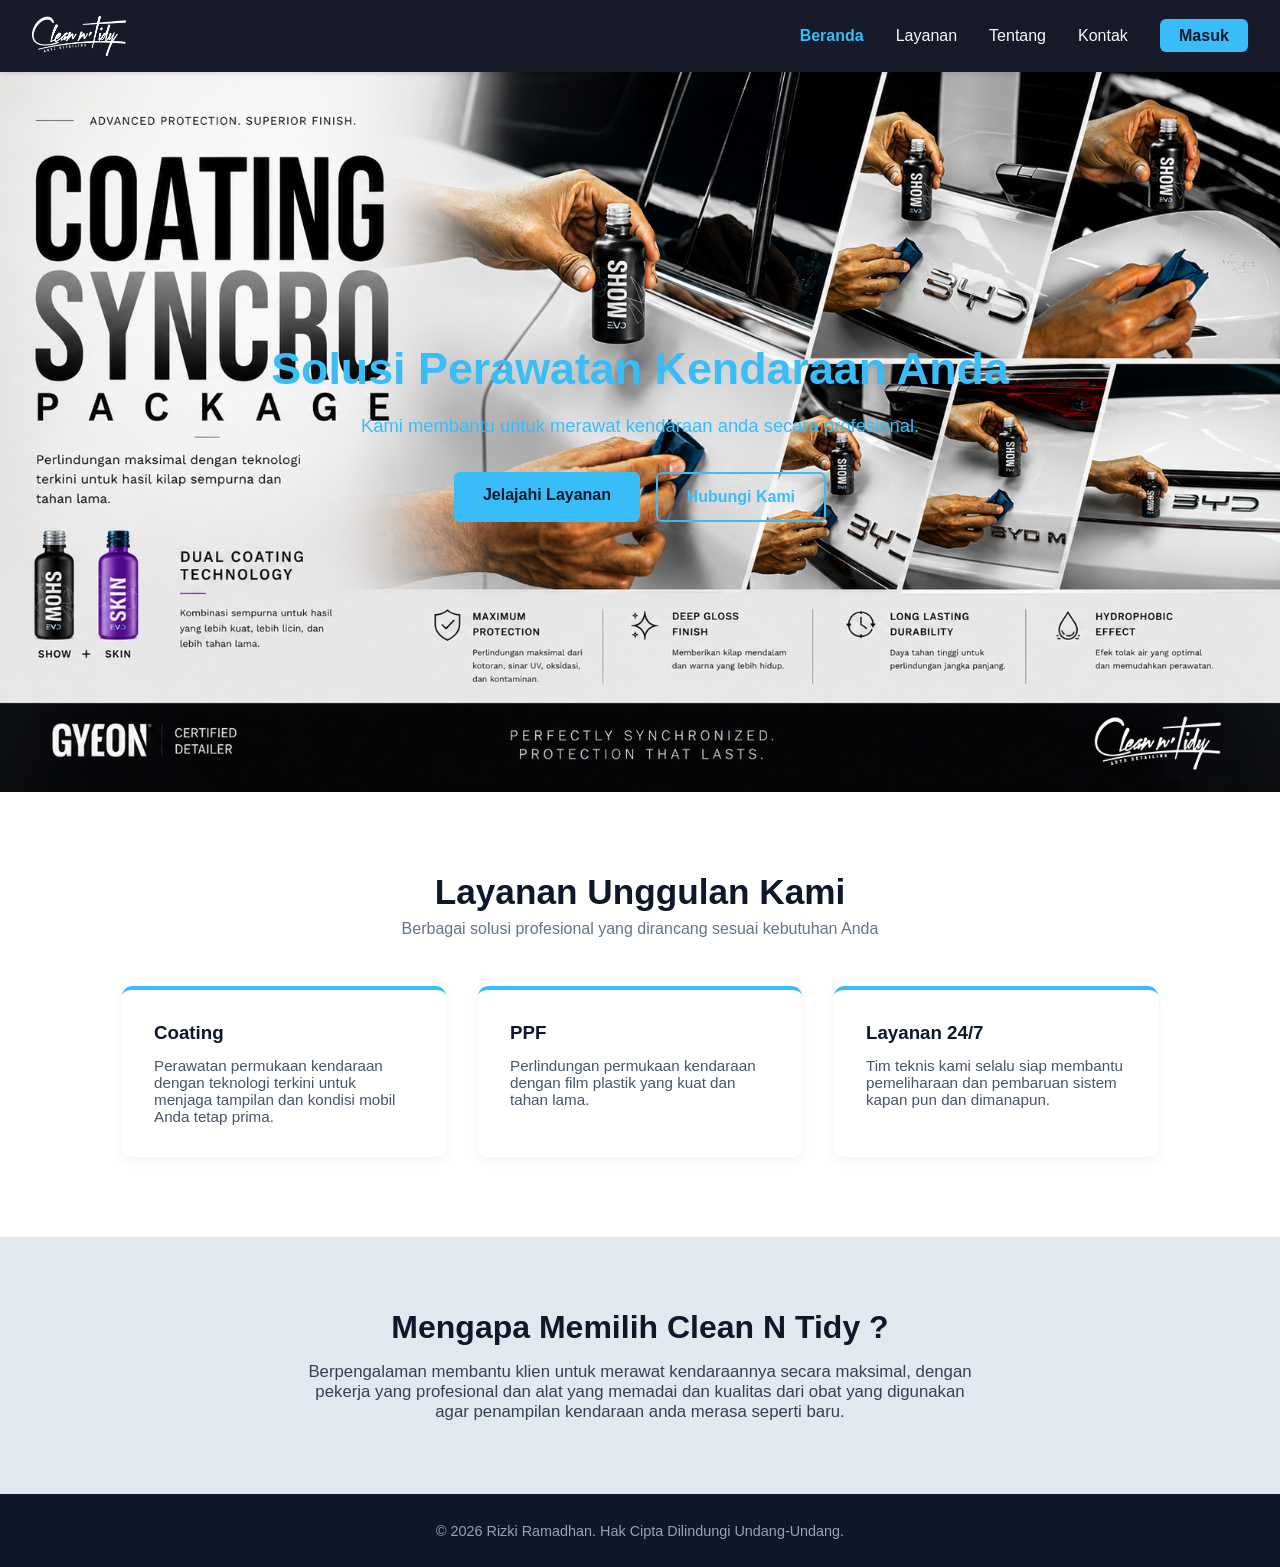
<file: proyek-navbar/index.html>
<!DOCTYPE html>
<html lang="id">
<head>
  <meta charset="UTF-8">
  <meta name="viewport" content="width=device-width, initial-scale=1.0">
  <title>Website Navbar Responsif</title>
  
  <!-- Menghubungkan file CSS eksternal -->
  <link rel="stylesheet" href="style.css">
</head>
<body>

  <!-- Struktur HTML Navbar -->
  <nav class="navbar">
    <!-- Bagian Logo (Menggunakan gambar + teks) -->
    <a href="#" class="logo">
      <img src="logo_wh.png" alt="Logo" class="logo-img">
      
    </a>

    <!-- Tombol Menu Hamburger untuk Mobile -->
    <div class="hamburger" id="hamburger">
      <span></span>
      <span></span>
      <span></span>
    </div>

    <!-- Link Navigasi (Masing-masing menu) -->
<ul class="nav-links" id="nav-links">
      <li><a href="index.html" class="active-menu">Beranda</a></li>
      <li><a href="layanan.html">Layanan</a></li>
      <li><a href="#tentang">Tentang</a></li>
      <li><a href="#kontak">Kontak</a></li>
      <li><a href="#login" class="btn-login">Masuk</a></li>
    </ul>
  </nav>


  <header id="beranda" class="hero">
    <div class="hero-content">
      <h1>Solusi Perawatan Kendaraan Anda</h1>
      <p>Kami membantu untuk merawat kendaraan anda secara profesional.</p>
      <div class="hero-buttons">
        <a href="#layanan" class="btn-primary">Jelajahi Layanan</a>
        <a href="#kontak" class="btn-secondary">Hubungi Kami</a>
      </div>
    </div>
  </header>
  <section id="layanan" class="features">
    <div class="container">
      <h2>Layanan Unggulan Kami</h2>
      <p class="subtitle">Berbagai solusi profesional yang dirancang sesuai kebutuhan Anda</p>
      
      <div class="feature-grid">
        <div class="feature-card">
          <h3>Coating</h3>
          <p>Perawatan permukaan kendaraan dengan teknologi terkini untuk menjaga tampilan dan kondisi mobil Anda tetap prima.</p>
        </div>
        <div class="feature-card">
          <h3>PPF</h3>
          <p>Perlindungan permukaan kendaraan dengan film plastik yang kuat dan tahan lama.</p>
        </div>
        <div class="feature-card">
          <h3>Layanan 24/7</h3>
          <p>Tim teknis kami selalu siap membantu pemeliharaan dan pembaruan sistem kapan pun dan dimanapun.</p>
        </div>
      </div>
    </div>
  </section>
  <section id="tentang" class="about">
    <div class="container about-content">
      <h2>Mengapa Memilih Clean N Tidy ?</h2>
      <p>Berpengalaman membantu klien untuk merawat kendaraannya secara maksimal, dengan pekerja yang profesional dan alat yang memadai dan kualitas dari obat yang digunakan agar penampilan kendaraan anda merasa seperti baru.</p>
    </div>
  </section>
  <footer id="kontak" class="footer">
    <div class="container">
      <p>&copy; 2026 Rizki Ramadhan. Hak Cipta Dilindungi Undang-Undang.</p>
    </div>
  </footer>

 

  <!-- Menghubungkan file JavaScript eksternal -->
  <script src="script.js"></script>

</body>
</html>
</file>
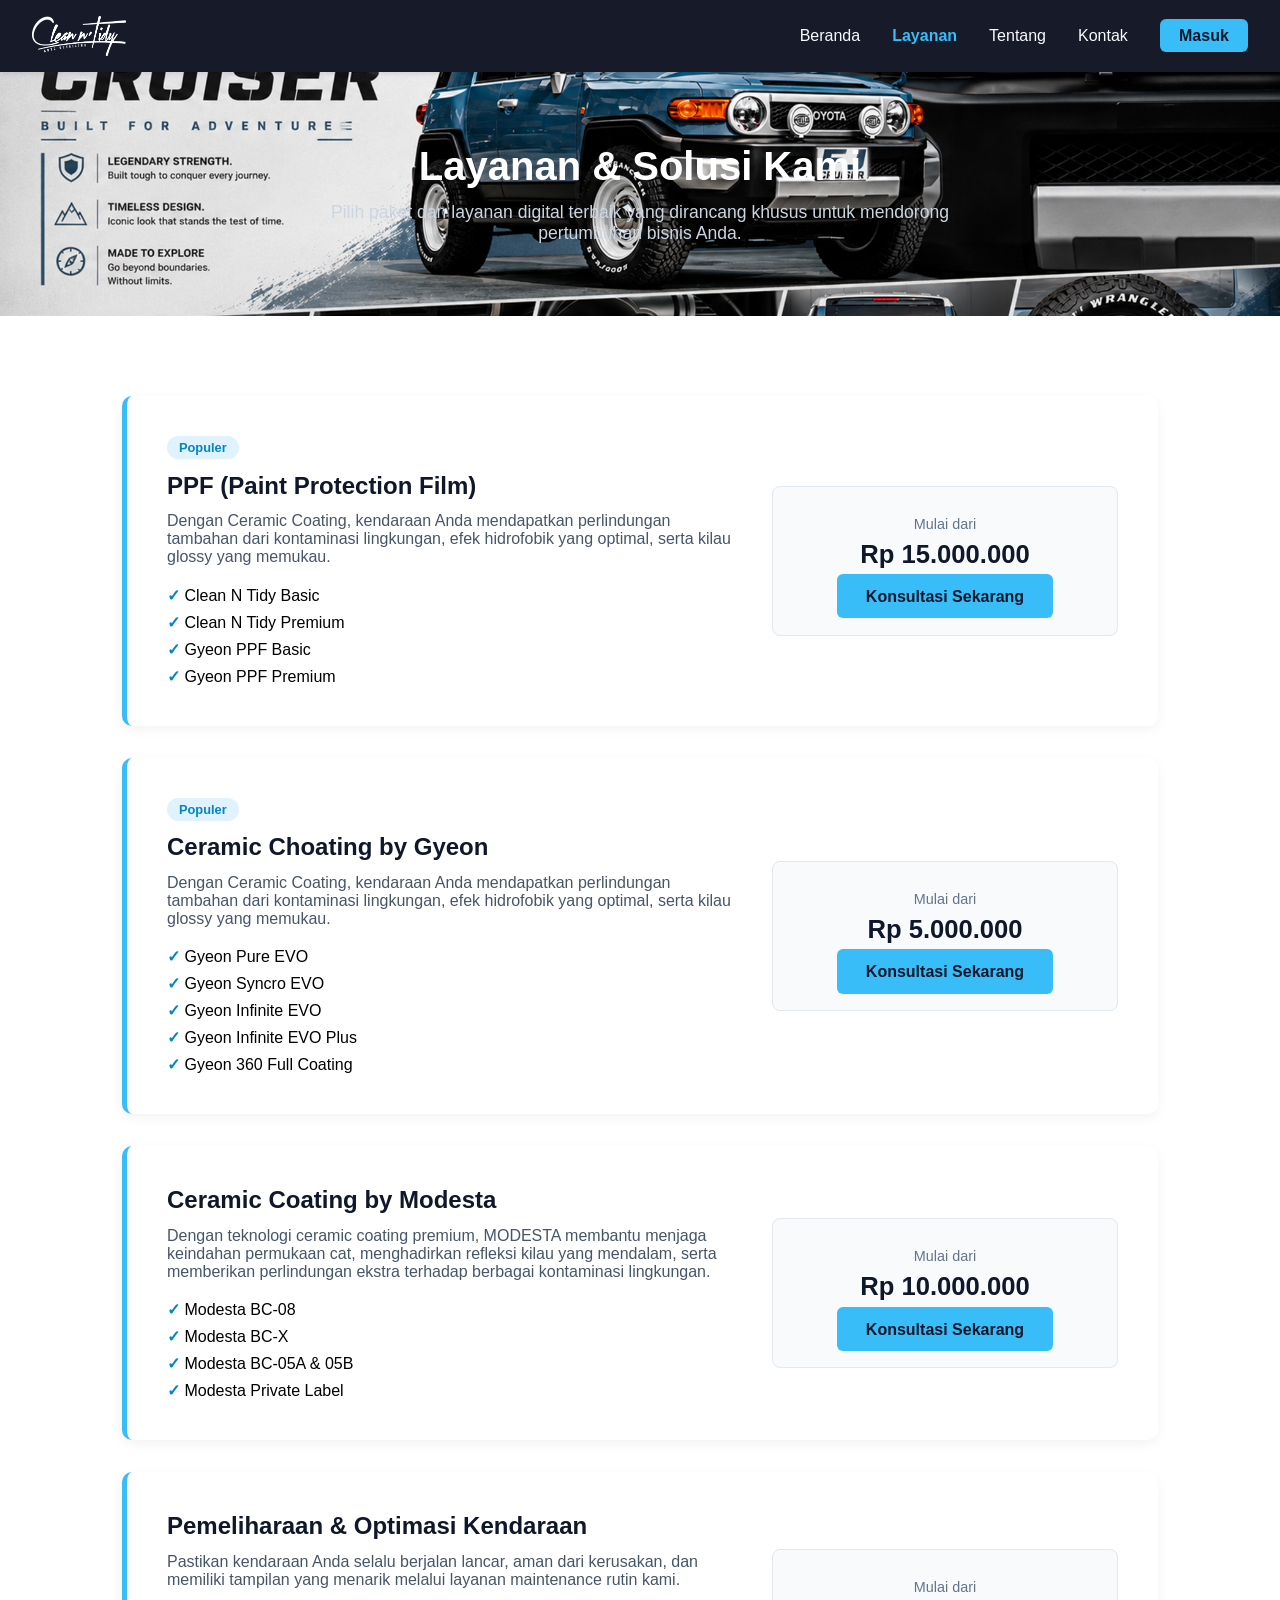
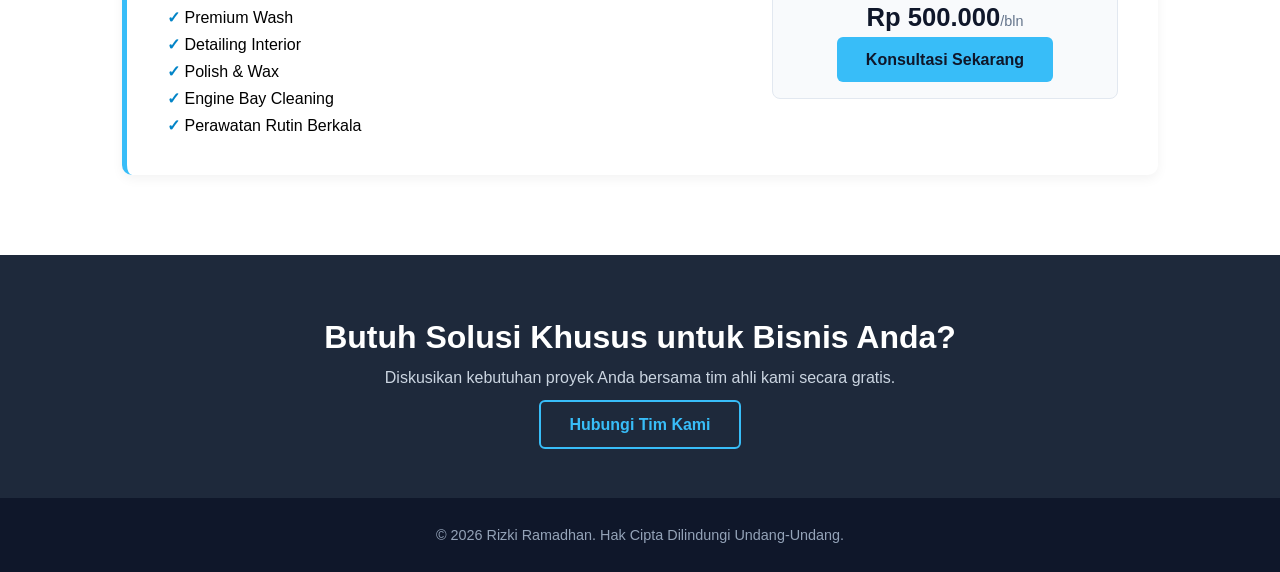
<file: proyek-navbar/layanan.html>
<!DOCTYPE html>
<html lang="id">
<head>
  <meta charset="UTF-8">
  <meta name="viewport" content="width=device-width, initial-scale=1.0">
  <title>Layanan - BrandSaya</title>
  <link rel="stylesheet" href="style.css">
</head>
<body>

  <!-- NAVBAR -->
 <!-- Struktur HTML Navbar -->
  <nav class="navbar">
    <!-- Bagian Logo (Menggunakan gambar + teks) -->
    <a href="#" class="logo">
      <img src="logo_wh.png" alt="Logo" class="logo-img">
      
    </a>

    <div class="hamburger" id="hamburger">
      <span></span>
      <span></span>
      <span></span>
    </div>

    <ul class="nav-links" id="nav-links">
      <li><a href="index.html">Beranda</a></li>
      <li><a href="layanan.html" class="active-menu">Layanan</a></li>
      <li><a href="index.html#tentang">Tentang</a></li>
      <li><a href="index.html#kontak">Kontak</a></li>
      <li><a href="#login" class="btn-login">Masuk</a></li>
    </ul>
  </nav>

  <!-- PAGE HEADER (Judul Halaman Layanan) -->
  <header class="page-header">
    <div class="container">
      <h1>Layanan & Solusi Kami</h1>
      <p>Pilih paket dan layanan digital terbaik yang dirancang khusus untuk mendorong pertumbuhan bisnis Anda.</p>
    </div>
  </header>

  <!-- DAFTAR LAYANAN DETAIL -->
  <section class="services-detail">
    <div class="container">
      <div class="service-list">

        <!-- Layanan PPF -->
        <div class="service-box">
          <div class="service-info">
            <span class="badge">Populer</span>
            <h2>PPF (Paint Protection Film)</h2>
            <p>Dengan Ceramic Coating, kendaraan Anda mendapatkan perlindungan tambahan dari kontaminasi lingkungan, efek hidrofobik yang optimal, serta kilau glossy yang memukau.</p>
            <ul class="service-checklist">
              <li>Clean N Tidy Basic</li>
              <li>Clean N Tidy Premium</li>
              <li>Gyeon PPF Basic</li>
              <li>Gyeon PPF Premium</li>
                        
            </ul>
          </div>
          <div class="service-price">
            <p class="price-label">Mulai dari</p>
            <h3 class="price-tag">Rp 15.000.000</h3>
            <a href="index.html#kontak" class="btn-primary">Konsultasi Sekarang</a>
          </div>
        </div>
        
<!-- Layanan 1 -->
        <div class="service-box">
          <div class="service-info">
            <span class="badge">Populer</span>
            <h2>Ceramic Choating by Gyeon</h2>
            <p>Dengan Ceramic Coating, kendaraan Anda mendapatkan perlindungan tambahan dari kontaminasi lingkungan, efek hidrofobik yang optimal, serta kilau glossy yang memukau.</p>
            <ul class="service-checklist">
              <li>Gyeon Pure EVO</li>
              <li>Gyeon Syncro EVO</li>
              <li>Gyeon Infinite EVO</li>
              <li>Gyeon Infinite EVO Plus</li>
              <li>Gyeon 360 Full Coating</li>
            
            </ul>
          </div>
          <div class="service-price">
            <p class="price-label">Mulai dari</p>
            <h3 class="price-tag">Rp 5.000.000</h3>
            <a href="index.html#kontak" class="btn-primary">Konsultasi Sekarang</a>
          </div>
        </div>


<!-- Layanan 2 -->
        <div class="service-box">
          <div class="service-info">
            <h2>Ceramic Coating by Modesta</h2>
            <p>Dengan teknologi ceramic coating premium, MODESTA membantu menjaga keindahan permukaan cat, menghadirkan refleksi kilau yang mendalam, serta memberikan perlindungan ekstra terhadap berbagai kontaminasi lingkungan.</p>
            <ul class="service-checklist">
              <li>Modesta BC-08</li>
              <li>Modesta BC-X</li>
              <li>Modesta BC-05A & 05B</li>
              <li>Modesta Private Label</li>
            </ul>
          </div>
          <div class="service-price">
            <p class="price-label">Mulai dari</p>
            <h3 class="price-tag">Rp 10.000.000</h3>
            <a href="index.html#kontak" class="btn-primary">Konsultasi Sekarang</a>
          </div>
        </div>


        <!-- Layanan 3 -->
        <div class="service-box">
          <div class="service-info">
            <h2>Pemeliharaan & Optimasi Kendaraan</h2>
            <p>Pastikan kendaraan Anda selalu berjalan lancar, aman dari kerusakan, dan memiliki tampilan yang menarik melalui layanan maintenance rutin kami.</p>
            <ul class="service-checklist">
              <li>Premium Wash</li>
              <li>Detailing Interior</li>
              <li>Polish & Wax</li>
              <li>Engine Bay Cleaning</li>
              <li>Perawatan Rutin Berkala</li>
            </ul>
          </div>
          <div class="service-price">
            <p class="price-label">Mulai dari</p>
            <h3 class="price-tag">Rp 500.000<span>/bln</span></h3>
            <a href="index.html#kontak" class="btn-primary">Konsultasi Sekarang</a>
          </div>
        </div>

      </div>
    </div>
  </section>

   
        <!-- CTA BANNER -->
  <section class="cta-banner">
    <div class="container">
      <h2>Butuh Solusi Khusus untuk Bisnis Anda?</h2>
      <p>Diskusikan kebutuhan proyek Anda bersama tim ahli kami secara gratis.</p>
      <a href="index.html#kontak" class="btn-secondary">Hubungi Tim Kami</a>
    </div>
  </section>

  <!-- FOOTER -->
  <footer class="footer">
    <div class="container">
      <p>&copy; 2026 Rizki Ramadhan. Hak Cipta Dilindungi Undang-Undang.</p>
    </div>
  </footer>

  <script src="script.js"></script>
</body>
</html>
</file>
<file: proyek-navbar/style.css>
* {
  margin: 0;
  padding: 0;
  box-sizing: border-box;
  font-family: 'Segoe UI', Tahoma, Geneva, Verdana, sans-serif;
}

html {
  scroll-behavior: smooth; /* Efek scroll halus saat menu diklik */
}

body {
  background-color: lch(100% 0.01 296.81);
  background-size: cover;
  background-position: center;
}

.container {
  max-width: 1100px;
  margin: 0 auto;
  padding: 0 2rem;
}



/* ================= NAVBAR ================= */
.navbar {
  display: flex;
  justify-content: space-between;
  align-items: center;
  background-color: lch(9.3% 11.37 279.58);
  background-size: cover;
  background-position: center;
  padding: 1rem 2rem;
  color: white;
  position: sticky;
  top: 0;
  z-index: 1000;
  box-shadow: 0 2px 5px rgba(0, 0, 0, 0.1);
}

.logo {
  display: flex;
  align-items: center;
  gap: 10px;
  font-size: 1.5rem;
  font-weight: bold;
  color: #38bdf8;
  text-decoration: none;
}

.logo img {
  height: 40px;
  width: auto;
  object-fit: contain;
}

.nav-links {
  list-style: none;
  display: flex;
  gap: 2rem;
  align-items: center;
}

.nav-links a {
  text-decoration: none;
  color: #f8fafc;
  font-weight: 500;
  transition: color 0.3s ease;
}

.nav-links a:hover {
  color: #38bdf8;
}

.btn-login {
  background-color: #38bdf8;
  color: #0f172a !important;
  padding: 0.5rem 1.2rem;
  border-radius: 6px;
  font-weight: bold !important;
  transition: background-color 0.3s ease !important;
}

.btn-login:hover {
  background-color: #0284c7;
  color: white !important;
}

.hamburger {
  display: none;
  flex-direction: column;
  cursor: pointer;
  gap: 5px;
}

.hamburger span {
  width: 25px;
  height: 3px;
  background-color: white;
  border-radius: 2px;
  transition: all 0.3s ease;
}

/* ================= HERO SECTION ================= */

/* ================= Box 1 ================= */
.hero {
  background-image: url('background1.jpg');
  background-size: cover;
  background-position: fixed;
  color: #38bdf8;
  padding: 6rem 2rem;
  text-align: center;
  display: flex;
  align-items: center;
  justify-content: center;
  min-height: 80vh;
}

.hero-content {
  max-width: 750px;
}

.hero h1 {
  font-size: 2.8rem;
  margin-bottom: 1.2rem;
  line-height: 1.2;
}

.hero p {
  font-size: 1.15rem;
  color: #38bdf8;
  margin-bottom: 2.2rem;
}

.hero-buttons {
  display: flex;
  gap: 1rem;
  justify-content: center;
  flex-wrap: wrap;
}

.btn-primary {
  background-color: #38bdf8;
  color: #0f172a;
  padding: 0.85rem 1.8rem;
  border-radius: 6px;
  text-decoration: none;
  font-weight: bold;
  transition: background-color 0.3s ease;
}

.btn-primary:hover {
  background-color: #0284c7;
  color: white;
}

.btn-secondary {
  border: 2px solid #38bdf8;
  color: #38bdf8;
  padding: 0.85rem 1.8rem;
  border-radius: 6px;
  text-decoration: none;
  font-weight: bold;
  transition: all 0.3s ease;
}

.btn-secondary:hover {
  background-color: #38bdf8;
  color: #0f172a;
}

/* ================= FEATURES / LAYANAN ================= */
.features {
  padding: 5rem 0;
  text-align: center;
}

.features h2 {
  font-size: 2.2rem;
  margin-bottom: 0.5rem;
  color: #0f172a;
}

.subtitle {
  color: #64748b;
  margin-bottom: 3rem;
}

.feature-grid {
  display: grid;
  grid-template-columns: repeat(auto-fit, minmax(280px, 1fr));
  gap: 2rem;
}

/* ================= Box 2 ================= */
.feature-card {
  background: white;
  padding: 2rem;
  border-radius: 10px;
  box-shadow: 0 4px 12px rgba(0, 0, 0, 0.05);
  transition: transform 0.3s ease;
  text-align: left;
  border-top: 4px solid #38bdf8;
}

.feature-card:hover {
  transform: translateY(-5px);
}

.feature-card h3 {
  margin-bottom: 0.8rem;
  color: #0f172a;
}

.feature-card p {
  color: #475569;
  font-size: 0.95rem;
}

/* ================= ABOUT ================= */
.about {
  background-color: #e2e8f0;
  padding: 4.5rem 0;
  text-align: center;
}

.about-content {
  max-width: 750px;
}

.about h2 {
  font-size: 2rem;
  margin-bottom: 1rem;
  color: #0f172a;
}

.about p {
  color: #334155;
  font-size: 1.05rem;
}

/* ================= FOOTER ================= */
.footer {
  background-color: #0f172a;
  color: #94a3b8;
  text-align: center;
  padding: 1.8rem 0;
  font-size: 0.9rem;
}

/* ================= MENU AKTIF ================= */
.nav-links a.active-menu {
  color: #38bdf8;
  font-weight: bold;
}

/* ================= PAGE HEADER (HALAMAN LAYANAN) ================= */
.page-header {
  background-image: url('background2.jpg');
  background-size: cover;
    background-position: center;
  color: white;
  padding: 4.5rem 2rem;
  text-align: center;
}

.page-header h1 {
  font-size: 2.5rem;
  margin-bottom: 0.8rem;
}

.page-header p {
  color: #cbd5e1;
  max-width: 650px;
  margin: 0 auto;
  font-size: 1.1rem;
}

/* ================= DETAIL LAYANAN ================= */
.services-detail {
  padding: 5rem 0;
}

.service-list {
  display: flex;
  flex-direction: column;
  gap: 2rem;
}

.service-box {
  background: white;
  border-radius: 10px;
  padding: 2.5rem;
  box-shadow: 0 4px 12px rgba(0, 0, 0, 0.05);
  display: flex;
  justify-content: space-between;
  align-items: center;
  gap: 2rem;
  border-left: 5px solid #38bdf8;
}

.service-info {
  flex: 2;
}

.badge {
  display: inline-block;
  background-color: #e0f2fe;
  color: #0284c7;
  font-size: 0.8rem;
  font-weight: bold;
  padding: 0.25rem 0.75rem;
  border-radius: 20px;
  margin-bottom: 0.8rem;
}

.service-info h2 {
  font-size: 1.5rem;
  color: #0f172a;
  margin-bottom: 0.8rem;
}

.service-info p {
  color: #475569;
  margin-bottom: 1.2rem;
}

.service-checklist {
  list-style: none;
  display: flex;
  flex-direction: column;
  gap: 0.5rem;
}

.service-checklist li::before {
  content: "✓ ";
  color: #0284c7;
  font-weight: bold;
}

.service-price {
  flex: 1;
  background-color: #f8fafc;
  padding: 1.8rem;
  border-radius: 8px;
  text-align: center;
  border: 1px solid #e2e8f0;
}

.price-label {
  font-size: 0.9rem;
  color: #64748b;
}

.price-tag {
  font-size: 1.6rem;
  color: #0f172a;
  margin: 0.5rem 0 1.2rem 0;
}

.price-tag span {
  font-size: 0.9rem;
  font-weight: normal;
  color: #64748b;
}

/* ================= CTA BANNER ================= */
.cta-banner {
  background-color: #1e293b;
  color: white;
  text-align: center;
  padding: 4rem 2rem;
}

.cta-banner h2 {
  font-size: 2rem;
  margin-bottom: 0.8rem;
}

.cta-banner p {
  color: #cbd5e1;
  margin-bottom: 1.8rem;
}

/* ================= RESPONSIVE MOBILE ================= */
@media (max-width: 768px) {
  .hamburger {
    display: flex;
  }

  .nav-links {
    position: absolute;
    top: 70px;
    left: 0;
    width: 100%;
    background-color: #1e293b;
    flex-direction: column;
    gap: 1.5rem;
    padding: 2rem 0;
    display: none;
    border-top: 1px solid #334155;
    text-align: center;
  }

  .nav-links.active {
    display: flex;
  }

  .hero h1 {
    font-size: 2rem;
  }
}
</file>
